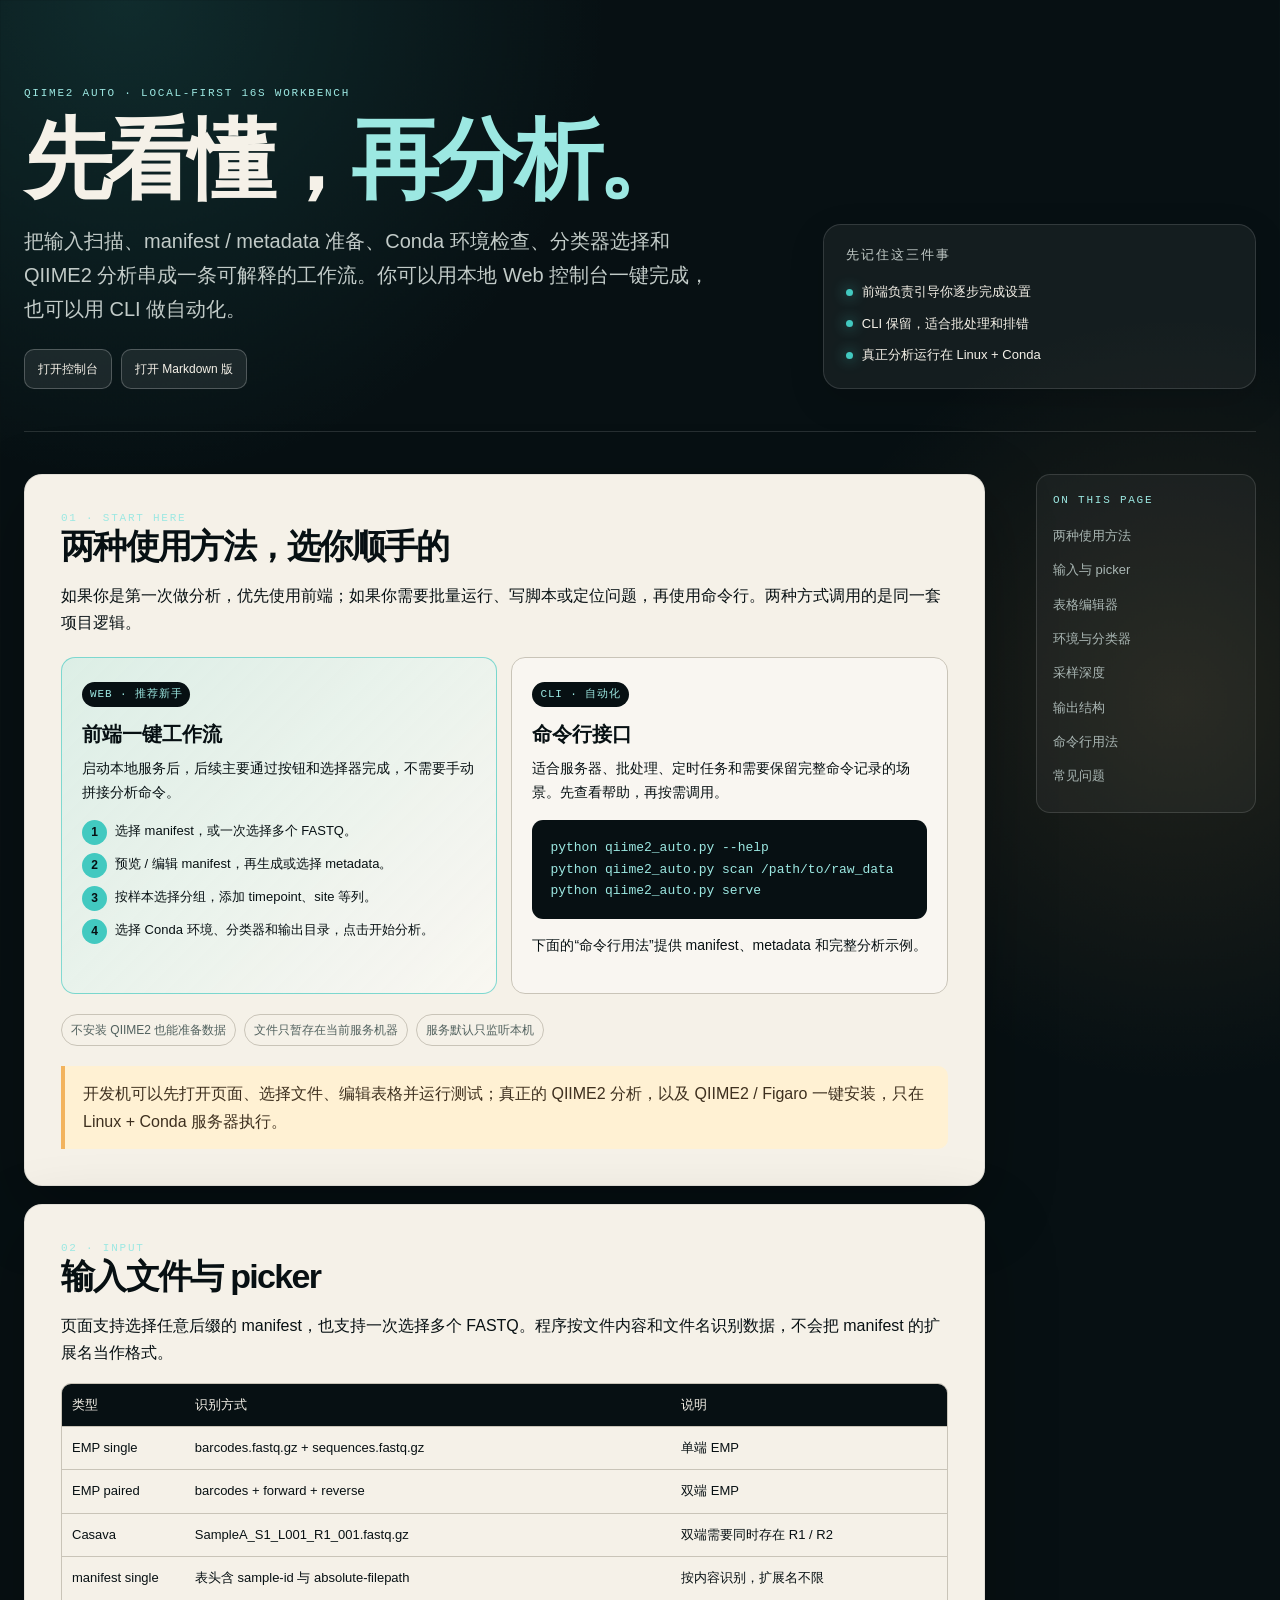
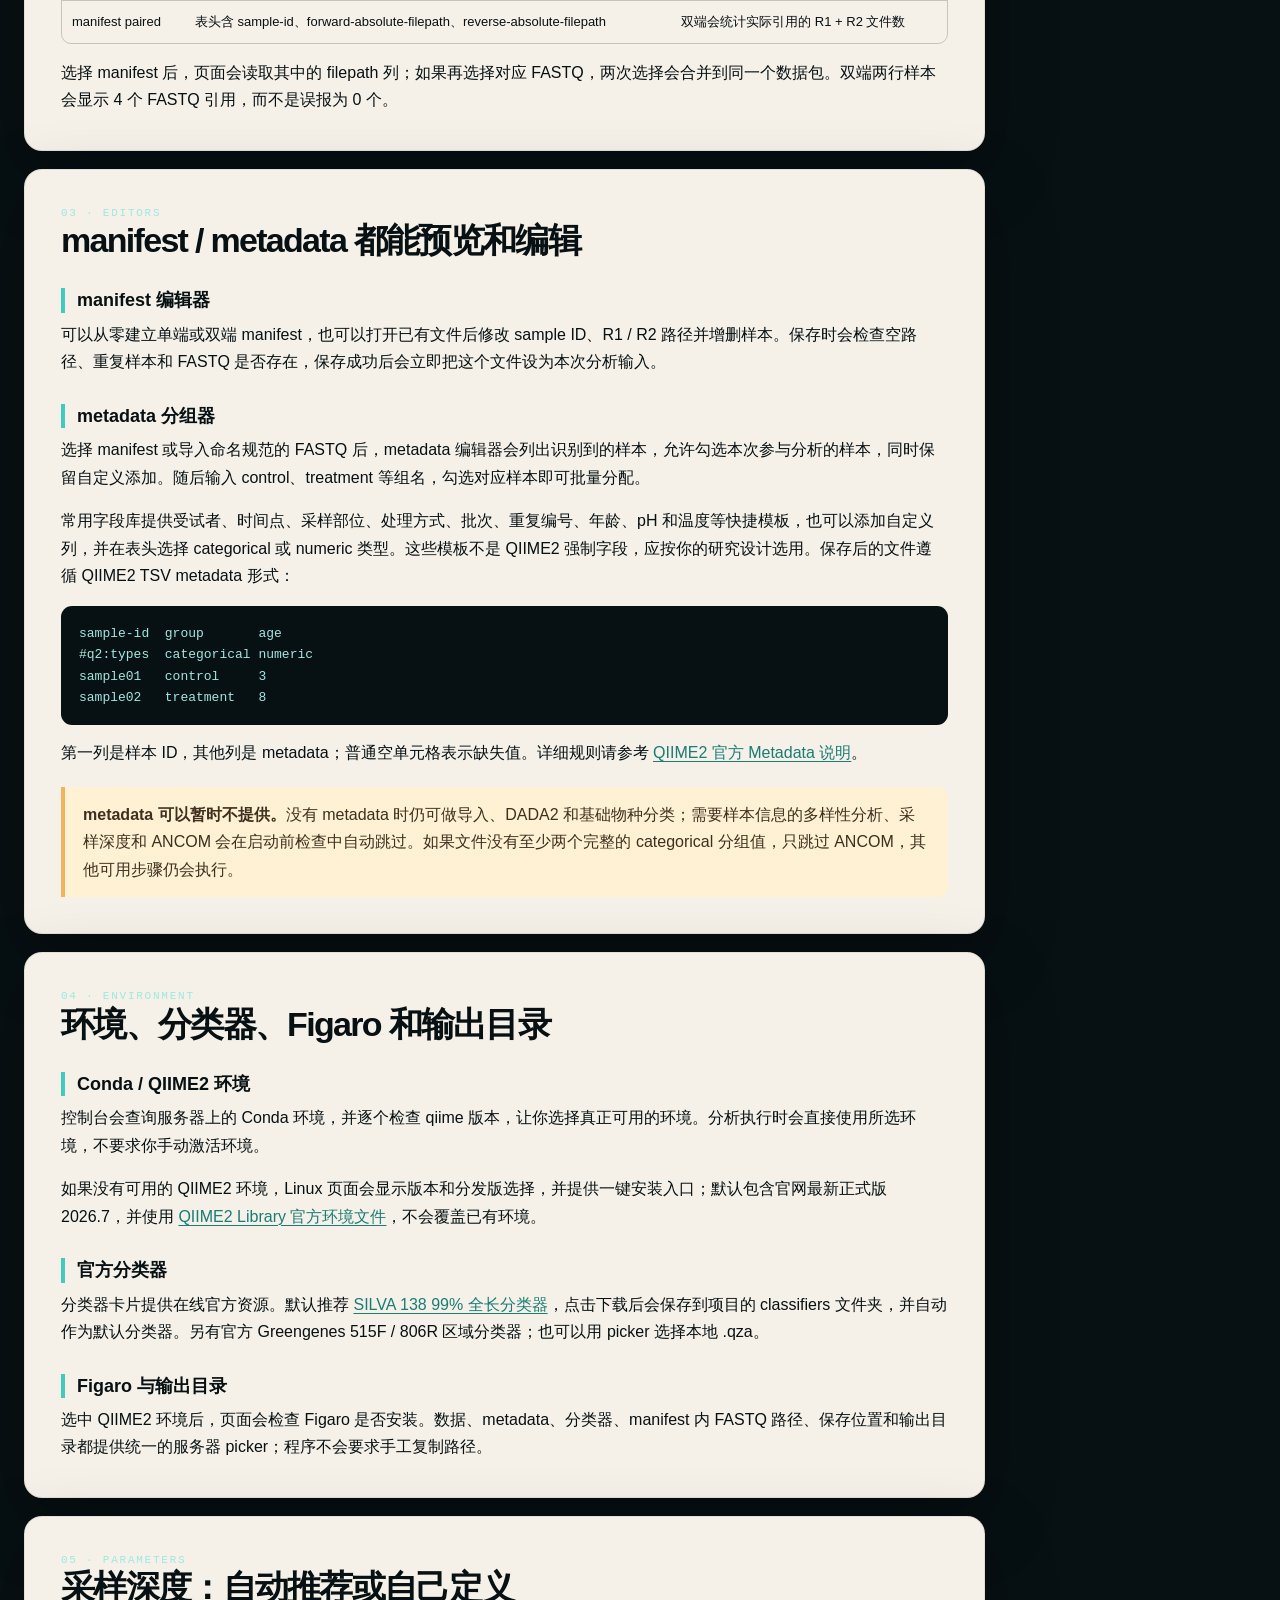
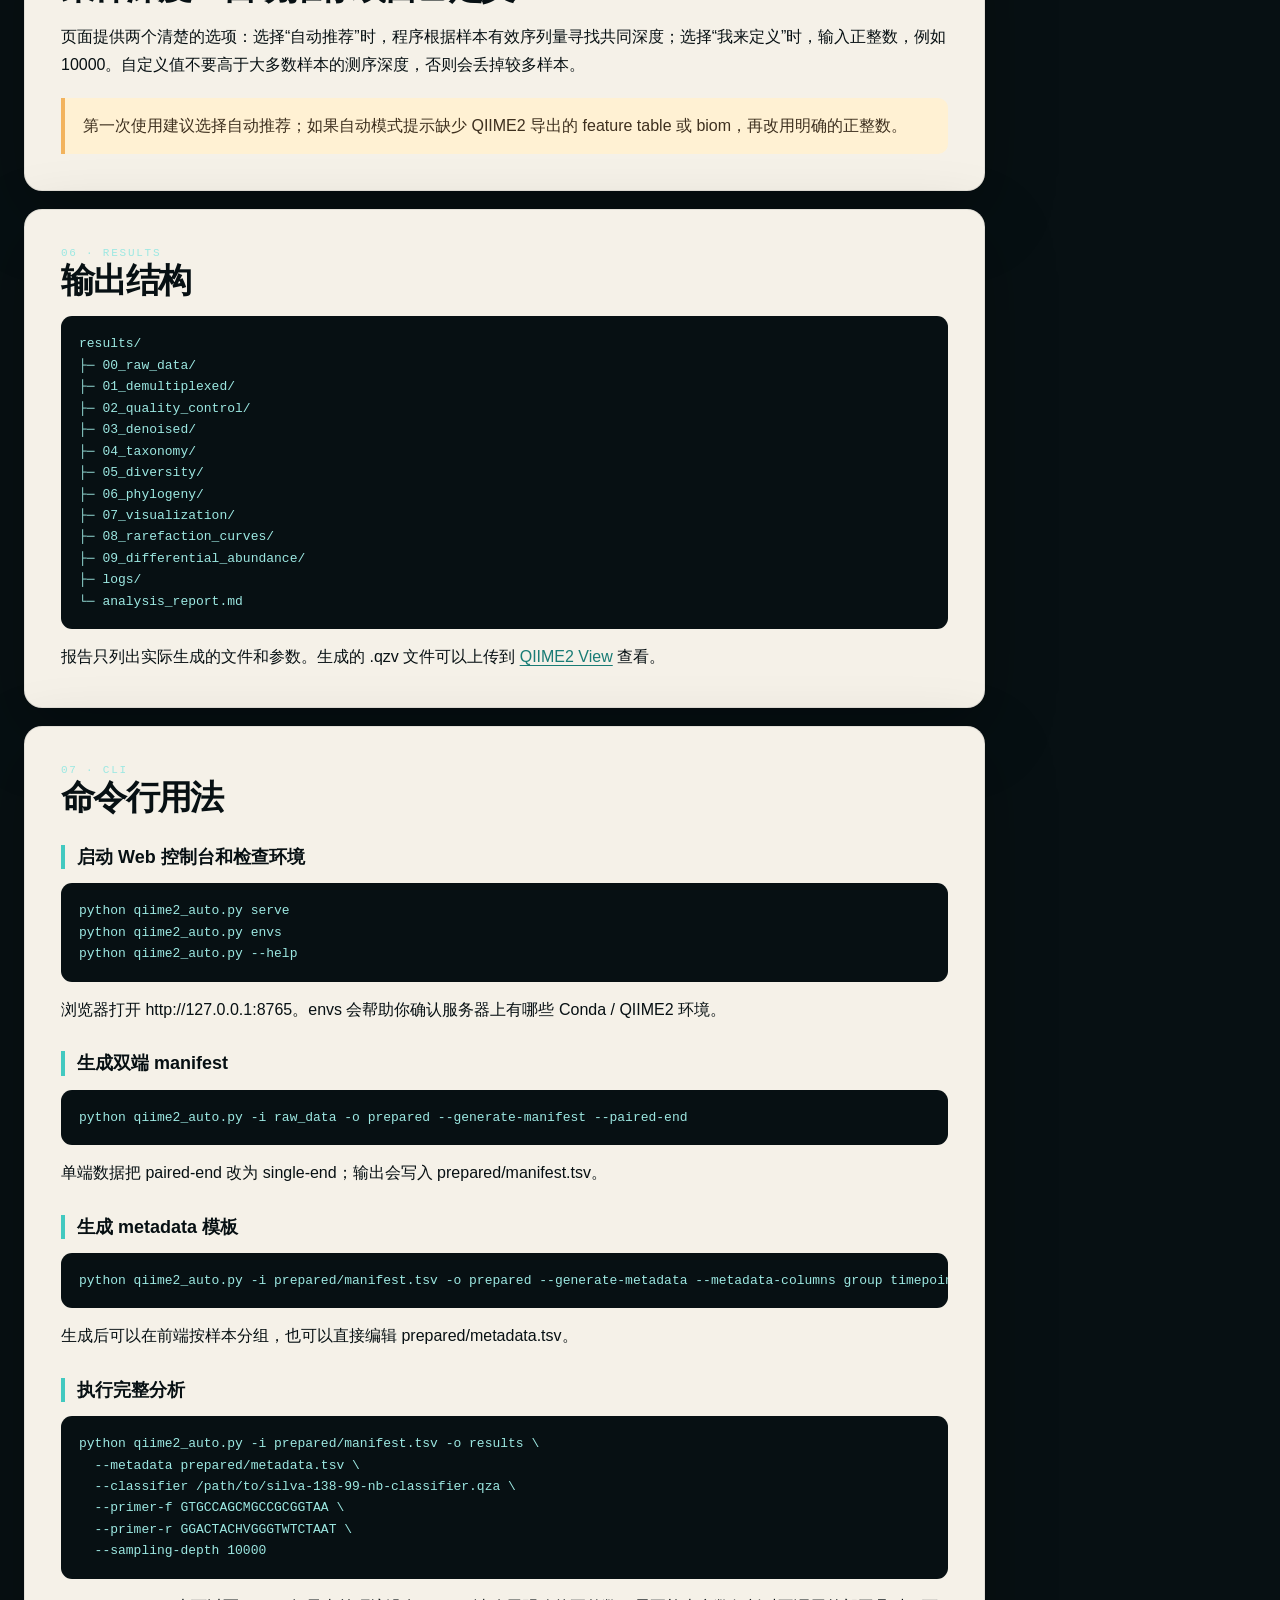
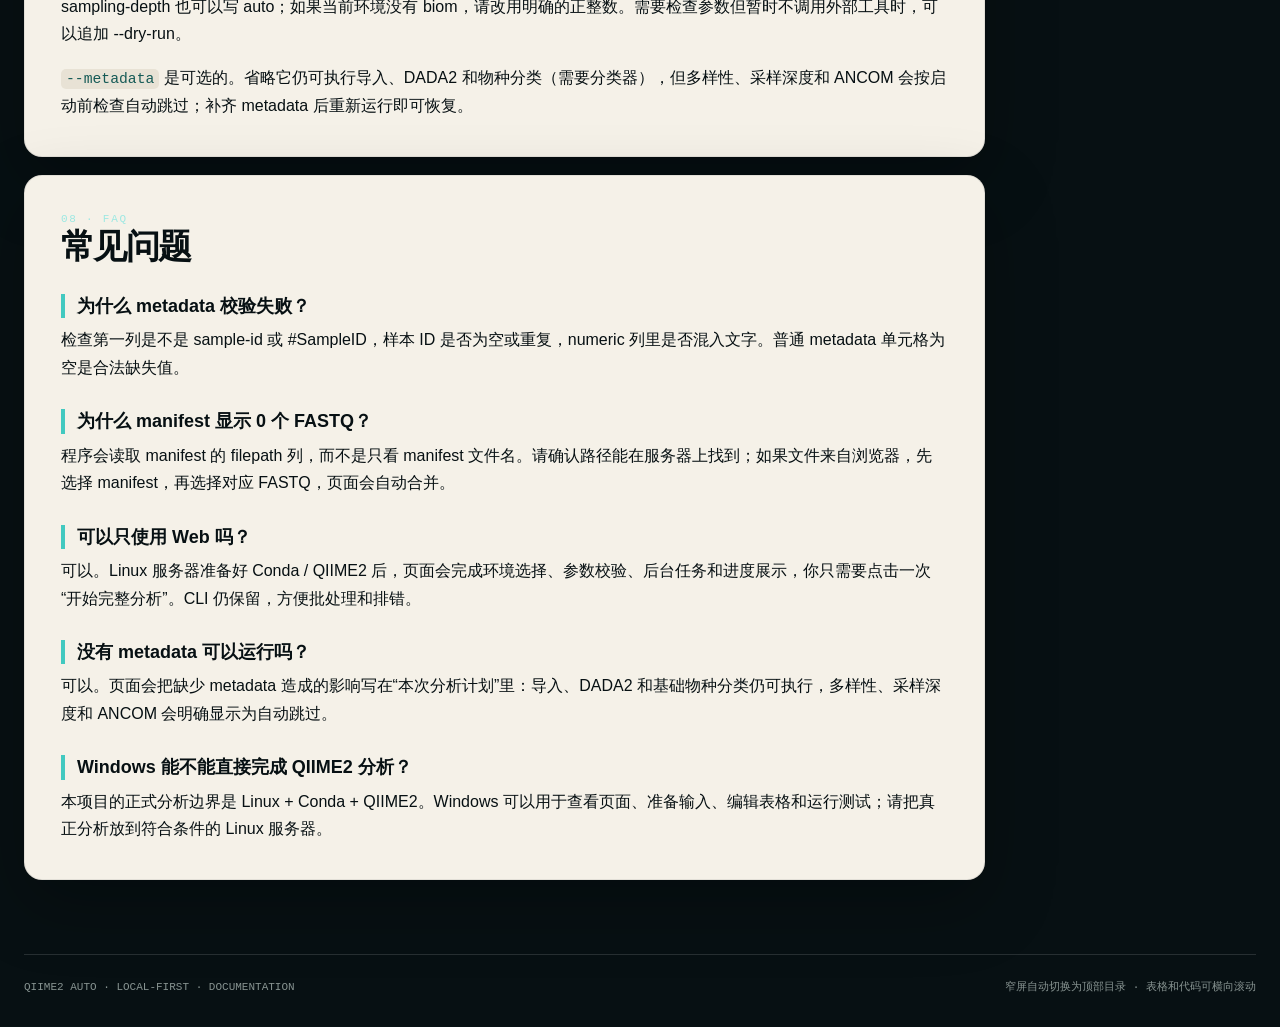
<file: README.html>
<!doctype html>
<html lang="zh-CN">
<head>
  <meta charset="utf-8">
  <meta name="viewport" content="width=device-width, initial-scale=1">
  <meta name="description" content="QIIME2 Auto 使用说明：前端一键工作流与命令行接口。">
  <title>QIIME2 Auto · 使用说明</title>
  <style>
    :root {
      color-scheme: dark;
      --ink: #071013;
      --ink-2: #0d1b1e;
      --paper: #f5f1e8;
      --paper-2: #e8e2d5;
      --cyan: #9ce8e2;
      --cyan-strong: #42c9c0;
      --amber: #f2b35d;
      --muted: #91a09e;
      --muted-dark: #687776;
      --line: rgba(255, 255, 255, .13);
      --paper-line: #c9c4b8;
      --shadow: 0 24px 70px rgba(0, 0, 0, .28);
      --radius: 18px;
    }

    * { box-sizing: border-box; }

    html {
      scroll-behavior: smooth;
      background: var(--ink);
    }

    body {
      min-width: 320px;
      margin: 0;
      overflow-x: hidden;
      background:
        radial-gradient(circle at 10% 0%, rgba(66, 201, 192, .15), transparent 30rem),
        radial-gradient(circle at 92% 12%, rgba(242, 179, 93, .11), transparent 24rem),
        var(--ink);
      color: var(--paper);
      font-family: "Segoe UI", "Microsoft YaHei", sans-serif;
      line-height: 1.72;
    }

    body::before {
      position: fixed;
      z-index: -1;
      inset: 0;
      pointer-events: none;
      content: "";
      opacity: .2;
      background-image:
        linear-gradient(rgba(156, 232, 226, .08) 1px, transparent 1px),
        linear-gradient(90deg, rgba(156, 232, 226, .08) 1px, transparent 1px);
      background-size: 42px 42px;
      mask-image: linear-gradient(to bottom, black, transparent 75%);
    }

    a {
      color: #197c75;
      text-decoration-thickness: .08em;
      text-underline-offset: .18em;
    }

    a:hover { color: #0b5e59; }

    .page-shell {
      width: min(1280px, calc(100% - 48px));
      margin-inline: auto;
    }

    .hero {
      display: grid;
      grid-template-columns: minmax(0, 1.25fr) minmax(280px, .75fr);
      gap: clamp(28px, 6vw, 88px);
      align-items: end;
      padding: clamp(44px, 7vw, 86px) 0 42px;
      border-bottom: 1px solid var(--line);
    }

    .eyebrow {
      margin: 0;
      color: var(--cyan);
      font: 11px/1.4 Consolas, "Courier New", monospace;
      letter-spacing: .16em;
      text-transform: uppercase;
    }

    h1 {
      max-width: 780px;
      margin: 16px 0 20px;
      color: var(--paper);
      font: 700 clamp(42px, 7vw, 88px)/.98 "Segoe UI", "Microsoft YaHei", sans-serif;
      letter-spacing: -.07em;
    }

    h1 span { color: var(--cyan); }

    .hero-lead {
      max-width: 700px;
      margin: 0;
      color: #c2cbc8;
      font-size: clamp(16px, 1.7vw, 20px);
    }

    .hero-panel {
      padding: 22px;
      border: 1px solid var(--line);
      border-radius: var(--radius);
      background: rgba(255, 255, 255, .055);
      box-shadow: 0 12px 36px rgba(0, 0, 0, .14);
    }

    .hero-panel p {
      margin: 0 0 16px;
      color: #c2cbc8;
      font-size: 13px;
    }

    .signal-list {
      display: grid;
      gap: 9px;
      margin: 0;
      padding: 0;
      list-style: none;
      color: var(--paper);
      font-size: 13px;
    }

    .signal-list li {
      display: flex;
      gap: 9px;
      align-items: center;
    }

    .signal-list li::before {
      width: 7px;
      height: 7px;
      flex: 0 0 7px;
      border-radius: 50%;
      background: var(--cyan-strong);
      box-shadow: 0 0 14px rgba(66, 201, 192, .8);
      content: "";
    }

    .quick-actions {
      display: flex;
      flex-wrap: wrap;
      gap: 9px;
      margin-top: 22px;
    }

    .button {
      display: inline-flex;
      min-height: 40px;
      align-items: center;
      justify-content: center;
      padding: 9px 13px;
      border: 1px solid rgba(255, 255, 255, .23);
      border-radius: 10px;
      background: rgba(255, 255, 255, .08);
      color: var(--paper);
      font-size: 12px;
      text-decoration: none;
    }

    .button:hover {
      border-color: var(--cyan);
      background: rgba(156, 232, 226, .13);
      color: var(--paper);
    }

    .layout {
      display: grid;
      grid-template-columns: minmax(0, 1fr) minmax(180px, 220px);
      gap: clamp(24px, 4vw, 56px);
      align-items: start;
      padding: 42px 0 74px;
    }

    .content {
      grid-column: 1;
      grid-row: 1;
      min-width: 0;
    }

    .toc {
      position: sticky;
      top: 22px;
      grid-column: 2;
      grid-row: 1;
      align-self: start;
      min-width: 0;
      padding: 18px 16px;
      border: 1px solid var(--line);
      border-radius: 14px;
      background: rgba(255, 255, 255, .045);
    }

    .toc .eyebrow { margin-bottom: 10px; }

    .toc a {
      display: block;
      padding: 6px 0;
      color: #aab7b4;
      font-size: 13px;
      text-decoration: none;
    }

    .toc a:hover { color: var(--cyan); }

    article {
      margin: 0;
      padding: clamp(24px, 3.2vw, 36px);
      border: 1px solid rgba(7, 16, 19, .08);
      border-radius: var(--radius);
      background: var(--paper);
      color: var(--ink);
      box-shadow: var(--shadow);
      scroll-margin-top: 22px;
    }

    article + article { margin-top: 18px; }

    article > :first-child { margin-top: 0; }
    article > :last-child { margin-bottom: 0; }

    h2 {
      margin: 0 0 16px;
      color: var(--ink);
      font: 700 clamp(26px, 3vw, 34px)/1.15 "Segoe UI", "Microsoft YaHei", sans-serif;
      letter-spacing: -.05em;
    }

    h3 {
      margin: 28px 0 8px;
      padding-left: 12px;
      border-left: 4px solid var(--cyan-strong);
      color: var(--ink);
      font-size: 18px;
      line-height: 1.35;
    }

    p { margin: 8px 0 16px; }

    code, pre {
      font-family: Consolas, "Courier New", monospace;
    }

    code {
      padding: 2px 5px;
      border-radius: 5px;
      background: var(--paper-2);
      color: #155a56;
      font-size: .92em;
    }

    pre {
      max-width: 100%;
      margin: 14px 0;
      padding: 17px 18px;
      overflow: auto;
      border-radius: 11px;
      background: var(--ink);
      color: var(--cyan);
      font-size: 13px;
      line-height: 1.65;
      white-space: pre;
    }

    pre code {
      padding: 0;
      background: transparent;
      color: inherit;
      font-size: inherit;
    }

    .method-grid {
      display: grid;
      grid-template-columns: repeat(2, minmax(0, 1fr));
      gap: 14px;
      margin: 20px 0;
    }

    .method-card {
      min-width: 0;
      padding: 20px;
      border: 1px solid var(--paper-line);
      border-radius: 14px;
      background: rgba(255, 255, 255, .38);
    }

    .method-card.primary {
      border-color: rgba(66, 201, 192, .65);
      background: linear-gradient(135deg, rgba(156, 232, 226, .28), rgba(255, 255, 255, .42));
    }

    .method-label {
      display: inline-flex;
      align-items: center;
      min-height: 25px;
      padding: 3px 8px;
      border-radius: 999px;
      background: var(--ink);
      color: var(--cyan);
      font: 11px/1.2 Consolas, "Courier New", monospace;
      letter-spacing: .08em;
    }

    .method-card h3 {
      margin: 14px 0 8px;
      padding-left: 0;
      border: 0;
      font-size: 20px;
    }

    .method-card p { font-size: 14px; }

    .step-list {
      display: grid;
      gap: 8px;
      margin: 14px 0 0;
      padding: 0;
      list-style: none;
      font-size: 13px;
    }

    .step-list li {
      display: grid;
      grid-template-columns: 25px minmax(0, 1fr);
      gap: 8px;
      align-items: start;
    }

    .step-list b {
      display: grid;
      width: 25px;
      height: 25px;
      place-items: center;
      border-radius: 50%;
      background: var(--cyan-strong);
      color: var(--ink);
      font-size: 12px;
    }

    .note {
      margin: 20px 0;
      padding: 14px 18px;
      border-left: 4px solid var(--amber);
      border-radius: 0 10px 10px 0;
      background: #fff1d3;
      color: #3e301f;
    }

    .info-strip {
      display: flex;
      flex-wrap: wrap;
      gap: 8px;
      margin: 18px 0 0;
    }

    .info-strip span {
      padding: 5px 9px;
      border: 1px solid var(--paper-line);
      border-radius: 999px;
      color: #52625f;
      font-size: 12px;
    }

    .table-wrap {
      max-width: 100%;
      margin: 15px 0;
      overflow-x: auto;
      border: 1px solid var(--paper-line);
      border-radius: 10px;
    }

    table {
      width: 100%;
      min-width: 620px;
      border-collapse: collapse;
      font-size: 13px;
    }

    th, td {
      padding: 10px;
      border-bottom: 1px solid var(--paper-line);
      text-align: left;
      vertical-align: top;
    }

    tr:last-child td { border-bottom: 0; }

    th {
      background: var(--ink);
      color: var(--paper);
      font-weight: 500;
    }

    footer {
      display: flex;
      justify-content: space-between;
      gap: 18px;
      padding: 24px 0 32px;
      border-top: 1px solid var(--line);
      color: #879391;
      font: 11px/1.5 Consolas, "Courier New", monospace;
    }

    @media (max-width: 1020px) {
      .page-shell { width: min(100% - 40px, 1280px); }

      .hero {
        grid-template-columns: minmax(0, 1fr) minmax(250px, .55fr);
        gap: 28px;
      }

      .layout {
        display: flex;
        flex-direction: column;
        gap: 22px;
      }

      .content { order: 2; }
      .toc {
        position: static;
        order: 1;
        width: 100%;
        padding: 13px 16px;
      }

      .toc .eyebrow { display: inline-block; margin-right: 13px; }
      .toc a {
        display: inline-block;
        margin-right: 15px;
        padding: 4px 0;
      }
    }

    @media (max-width: 760px) {
      .page-shell { width: min(100% - 28px, 1280px); }

      .hero {
        display: block;
        padding-top: 40px;
      }

      .hero-panel { margin-top: 25px; }
      .quick-actions a { flex: 1 1 150px; }

      article { padding: 22px 18px; }
      .method-grid { grid-template-columns: 1fr; }
      footer { display: block; }
      footer span { display: block; }
      footer span + span { margin-top: 8px; }
    }

    @media (max-width: 480px) {
      h1 { font-size: clamp(38px, 14vw, 58px); }
      .hero-lead { font-size: 15px; }
      .hero-panel { padding: 17px; }
      article { border-radius: 14px; }
      pre { padding: 14px; font-size: 12px; }
      .toc a { margin-right: 10px; font-size: 12px; }
    }

    @media (prefers-reduced-motion: reduce) {
      html { scroll-behavior: auto; }
    }

    @media (prefers-contrast: more) {
      :root { --line: rgba(255, 255, 255, .36); }
      .toc a, .hero-lead { color: #e3ece9; }
      article { border-color: #52625f; }
    }
  </style>
</head>
<body>
  <header class="page-shell hero">
    <div>
      <p class="eyebrow">QIIME2 AUTO · LOCAL-FIRST 16S WORKBENCH</p>
      <h1>先看懂，<span>再分析。</span></h1>
      <p class="hero-lead">把输入扫描、manifest / metadata 准备、Conda 环境检查、分类器选择和 QIIME2 分析串成一条可解释的工作流。你可以用本地 Web 控制台一键完成，也可以用 CLI 做自动化。</p>
      <div class="quick-actions">
        <a class="button" href="/">打开控制台</a>
        <a class="button" href="README.md">打开 Markdown 版</a>
      </div>
    </div>
    <aside class="hero-panel" aria-label="使用边界">
      <p class="eyebrow">先记住这三件事</p>
      <ul class="signal-list">
        <li>前端负责引导你逐步完成设置</li>
        <li>CLI 保留，适合批处理和排错</li>
        <li>真正分析运行在 Linux + Conda</li>
      </ul>
    </aside>
  </header>

  <main class="page-shell layout">
    <section class="content" aria-label="使用说明正文">
      <article id="start">
        <p class="eyebrow">01 · START HERE</p>
        <h2>两种使用方法，选你顺手的</h2>
        <p>如果你是第一次做分析，优先使用前端；如果你需要批量运行、写脚本或定位问题，再使用命令行。两种方式调用的是同一套项目逻辑。</p>

        <div class="method-grid">
          <section class="method-card primary">
            <span class="method-label">WEB · 推荐新手</span>
            <h3>前端一键工作流</h3>
            <p>启动本地服务后，后续主要通过按钮和选择器完成，不需要手动拼接分析命令。</p>
            <ol class="step-list">
              <li><b>1</b><span>选择 manifest，或一次选择多个 FASTQ。</span></li>
              <li><b>2</b><span>预览 / 编辑 manifest，再生成或选择 metadata。</span></li>
              <li><b>3</b><span>按样本选择分组，添加 timepoint、site 等列。</span></li>
              <li><b>4</b><span>选择 Conda 环境、分类器和输出目录，点击开始分析。</span></li>
            </ol>
          </section>

          <section class="method-card">
            <span class="method-label">CLI · 自动化</span>
            <h3>命令行接口</h3>
            <p>适合服务器、批处理、定时任务和需要保留完整命令记录的场景。先查看帮助，再按需调用。</p>
            <pre><code>python qiime2_auto.py --help
python qiime2_auto.py scan /path/to/raw_data
python qiime2_auto.py serve</code></pre>
            <p>下面的“命令行用法”提供 manifest、metadata 和完整分析示例。</p>
          </section>
        </div>

        <div class="info-strip">
          <span>不安装 QIIME2 也能准备数据</span>
          <span>文件只暂存在当前服务机器</span>
          <span>服务默认只监听本机</span>
        </div>

        <div class="note">开发机可以先打开页面、选择文件、编辑表格并运行测试；真正的 QIIME2 分析，以及 QIIME2 / Figaro 一键安装，只在 Linux + Conda 服务器执行。</div>
      </article>

      <article id="input">
        <p class="eyebrow">02 · INPUT</p>
        <h2>输入文件与 picker</h2>
        <p>页面支持选择任意后缀的 manifest，也支持一次选择多个 FASTQ。程序按文件内容和文件名识别数据，不会把 manifest 的扩展名当作格式。</p>
        <div class="table-wrap">
          <table>
            <thead>
              <tr><th>类型</th><th>识别方式</th><th>说明</th></tr>
            </thead>
            <tbody>
              <tr><td>EMP single</td><td>barcodes.fastq.gz + sequences.fastq.gz</td><td>单端 EMP</td></tr>
              <tr><td>EMP paired</td><td>barcodes + forward + reverse</td><td>双端 EMP</td></tr>
              <tr><td>Casava</td><td>SampleA_S1_L001_R1_001.fastq.gz</td><td>双端需要同时存在 R1 / R2</td></tr>
              <tr><td>manifest single</td><td>表头含 sample-id 与 absolute-filepath</td><td>按内容识别，扩展名不限</td></tr>
              <tr><td>manifest paired</td><td>表头含 sample-id、forward-absolute-filepath、reverse-absolute-filepath</td><td>双端会统计实际引用的 R1 + R2 文件数</td></tr>
            </tbody>
          </table>
        </div>
        <p>选择 manifest 后，页面会读取其中的 filepath 列；如果再选择对应 FASTQ，两次选择会合并到同一个数据包。双端两行样本会显示 4 个 FASTQ 引用，而不是误报为 0 个。</p>
      </article>

      <article id="editors">
        <p class="eyebrow">03 · EDITORS</p>
        <h2>manifest / metadata 都能预览和编辑</h2>
        <h3>manifest 编辑器</h3>
        <p>可以从零建立单端或双端 manifest，也可以打开已有文件后修改 sample ID、R1 / R2 路径并增删样本。保存时会检查空路径、重复样本和 FASTQ 是否存在，保存成功后会立即把这个文件设为本次分析输入。</p>
        <h3>metadata 分组器</h3>
        <p>选择 manifest 或导入命名规范的 FASTQ 后，metadata 编辑器会列出识别到的样本，允许勾选本次参与分析的样本，同时保留自定义添加。随后输入 control、treatment 等组名，勾选对应样本即可批量分配。</p>
        <p>常用字段库提供受试者、时间点、采样部位、处理方式、批次、重复编号、年龄、pH 和温度等快捷模板，也可以添加自定义列，并在表头选择 categorical 或 numeric 类型。这些模板不是 QIIME2 强制字段，应按你的研究设计选用。保存后的文件遵循 QIIME2 TSV metadata 形式：</p>
        <pre><code>sample-id  group       age
#q2:types  categorical numeric
sample01   control     3
sample02   treatment   8</code></pre>
        <p>第一列是样本 ID，其他列是 metadata；普通空单元格表示缺失值。详细规则请参考 <a href="https://docs.qiime2.org/2024.10/tutorials/metadata/" target="_blank" rel="noreferrer">QIIME2 官方 Metadata 说明</a>。</p>
        <div class="note"><b>metadata 可以暂时不提供。</b>没有 metadata 时仍可做导入、DADA2 和基础物种分类；需要样本信息的多样性分析、采样深度和 ANCOM 会在启动前检查中自动跳过。如果文件没有至少两个完整的 categorical 分组值，只跳过 ANCOM，其他可用步骤仍会执行。</div>
      </article>

      <article id="environment">
        <p class="eyebrow">04 · ENVIRONMENT</p>
        <h2>环境、分类器、Figaro 和输出目录</h2>
        <h3>Conda / QIIME2 环境</h3>
        <p>控制台会查询服务器上的 Conda 环境，并逐个检查 qiime 版本，让你选择真正可用的环境。分析执行时会直接使用所选环境，不要求你手动激活环境。</p>
        <p>如果没有可用的 QIIME2 环境，Linux 页面会显示版本和分发版选择，并提供一键安装入口；默认包含官网最新正式版 2026.7，并使用 <a href="https://library.qiime2.org/quickstart/qiime2" target="_blank" rel="noreferrer">QIIME2 Library 官方环境文件</a>，不会覆盖已有环境。</p>
        <h3>官方分类器</h3>
        <p>分类器卡片提供在线官方资源。默认推荐 <a href="https://data.qiime2.org/classifiers/sklearn-1.4.2/silva/silva-138-99-nb-classifier.qza" target="_blank" rel="noreferrer">SILVA 138 99% 全长分类器</a>，点击下载后会保存到项目的 classifiers 文件夹，并自动作为默认分类器。另有官方 Greengenes 515F / 806R 区域分类器；也可以用 picker 选择本地 .qza。</p>
        <h3>Figaro 与输出目录</h3>
        <p>选中 QIIME2 环境后，页面会检查 Figaro 是否安装。数据、metadata、分类器、manifest 内 FASTQ 路径、保存位置和输出目录都提供统一的服务器 picker；程序不会要求手工复制路径。</p>
      </article>

      <article id="sampling">
        <p class="eyebrow">05 · PARAMETERS</p>
        <h2>采样深度：自动推荐或自己定义</h2>
        <p>页面提供两个清楚的选项：选择“自动推荐”时，程序根据样本有效序列量寻找共同深度；选择“我来定义”时，输入正整数，例如 10000。自定义值不要高于大多数样本的测序深度，否则会丢掉较多样本。</p>
        <div class="note">第一次使用建议选择自动推荐；如果自动模式提示缺少 QIIME2 导出的 feature table 或 biom，再改用明确的正整数。</div>
      </article>

      <article id="output">
        <p class="eyebrow">06 · RESULTS</p>
        <h2>输出结构</h2>
        <pre><code>results/
├─ 00_raw_data/
├─ 01_demultiplexed/
├─ 02_quality_control/
├─ 03_denoised/
├─ 04_taxonomy/
├─ 05_diversity/
├─ 06_phylogeny/
├─ 07_visualization/
├─ 08_rarefaction_curves/
├─ 09_differential_abundance/
├─ logs/
└─ analysis_report.md</code></pre>
        <p>报告只列出实际生成的文件和参数。生成的 .qzv 文件可以上传到 <a href="https://view.qiime2.org" target="_blank" rel="noreferrer">QIIME2 View</a> 查看。</p>
      </article>

      <article id="cli">
        <p class="eyebrow">07 · CLI</p>
        <h2>命令行用法</h2>
        <h3>启动 Web 控制台和检查环境</h3>
        <pre><code>python qiime2_auto.py serve
python qiime2_auto.py envs
python qiime2_auto.py --help</code></pre>
        <p>浏览器打开 http://127.0.0.1:8765。envs 会帮助你确认服务器上有哪些 Conda / QIIME2 环境。</p>
        <h3>生成双端 manifest</h3>
        <pre><code>python qiime2_auto.py -i raw_data -o prepared --generate-manifest --paired-end</code></pre>
        <p>单端数据把 paired-end 改为 single-end；输出会写入 prepared/manifest.tsv。</p>
        <h3>生成 metadata 模板</h3>
        <pre><code>python qiime2_auto.py -i prepared/manifest.tsv -o prepared --generate-metadata --metadata-columns group timepoint</code></pre>
        <p>生成后可以在前端按样本分组，也可以直接编辑 prepared/metadata.tsv。</p>
        <h3>执行完整分析</h3>
        <pre><code>python qiime2_auto.py -i prepared/manifest.tsv -o results \
  --metadata prepared/metadata.tsv \
  --classifier /path/to/silva-138-99-nb-classifier.qza \
  --primer-f GTGCCAGCMGCCGCGGTAA \
  --primer-r GGACTACHVGGGTWTCTAAT \
  --sampling-depth 10000</code></pre>
        <p>sampling-depth 也可以写 auto；如果当前环境没有 biom，请改用明确的正整数。需要检查参数但暂时不调用外部工具时，可以追加 --dry-run。</p>
        <p><code>--metadata</code> 是可选的。省略它仍可执行导入、DADA2 和物种分类（需要分类器），但多样性、采样深度和 ANCOM 会按启动前检查自动跳过；补齐 metadata 后重新运行即可恢复。</p>
      </article>

      <article id="faq">
        <p class="eyebrow">08 · FAQ</p>
        <h2>常见问题</h2>
        <h3>为什么 metadata 校验失败？</h3>
        <p>检查第一列是不是 sample-id 或 #SampleID，样本 ID 是否为空或重复，numeric 列里是否混入文字。普通 metadata 单元格为空是合法缺失值。</p>
        <h3>为什么 manifest 显示 0 个 FASTQ？</h3>
        <p>程序会读取 manifest 的 filepath 列，而不是只看 manifest 文件名。请确认路径能在服务器上找到；如果文件来自浏览器，先选择 manifest，再选择对应 FASTQ，页面会自动合并。</p>
        <h3>可以只使用 Web 吗？</h3>
        <p>可以。Linux 服务器准备好 Conda / QIIME2 后，页面会完成环境选择、参数校验、后台任务和进度展示，你只需要点击一次“开始完整分析”。CLI 仍保留，方便批处理和排错。</p>
        <h3>没有 metadata 可以运行吗？</h3>
        <p>可以。页面会把缺少 metadata 造成的影响写在“本次分析计划”里：导入、DADA2 和基础物种分类仍可执行，多样性、采样深度和 ANCOM 会明确显示为自动跳过。</p>
        <h3>Windows 能不能直接完成 QIIME2 分析？</h3>
        <p>本项目的正式分析边界是 Linux + Conda + QIIME2。Windows 可以用于查看页面、准备输入、编辑表格和运行测试；请把真正分析放到符合条件的 Linux 服务器。</p>
      </article>
    </section>

    <aside class="toc" aria-label="页面目录">
      <p class="eyebrow">ON THIS PAGE</p>
      <a href="#start">两种使用方法</a>
      <a href="#input">输入与 picker</a>
      <a href="#editors">表格编辑器</a>
      <a href="#environment">环境与分类器</a>
      <a href="#sampling">采样深度</a>
      <a href="#output">输出结构</a>
      <a href="#cli">命令行用法</a>
      <a href="#faq">常见问题</a>
    </aside>
  </main>

  <footer class="page-shell">
    <span>QIIME2 AUTO · LOCAL-FIRST · DOCUMENTATION</span>
    <span>窄屏自动切换为顶部目录 · 表格和代码可横向滚动</span>
  </footer>
</body>
</html>
</file>
